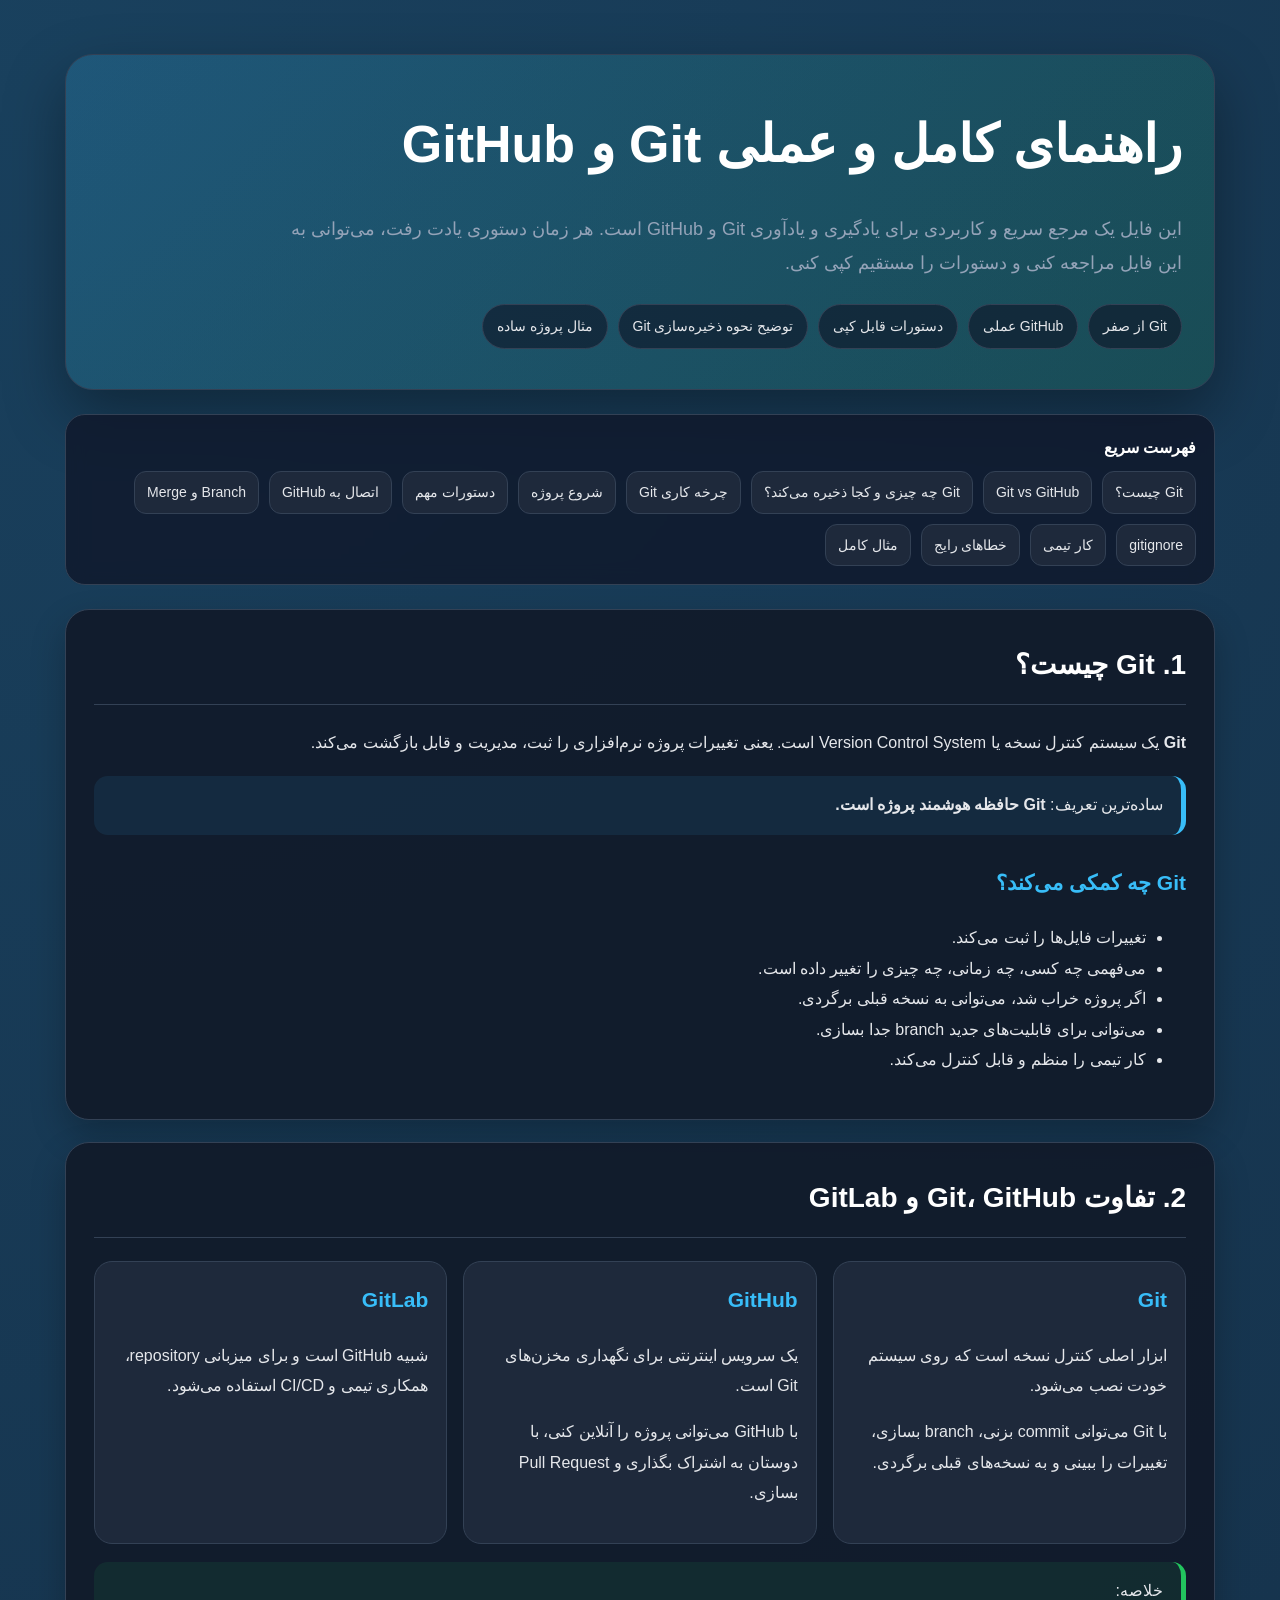
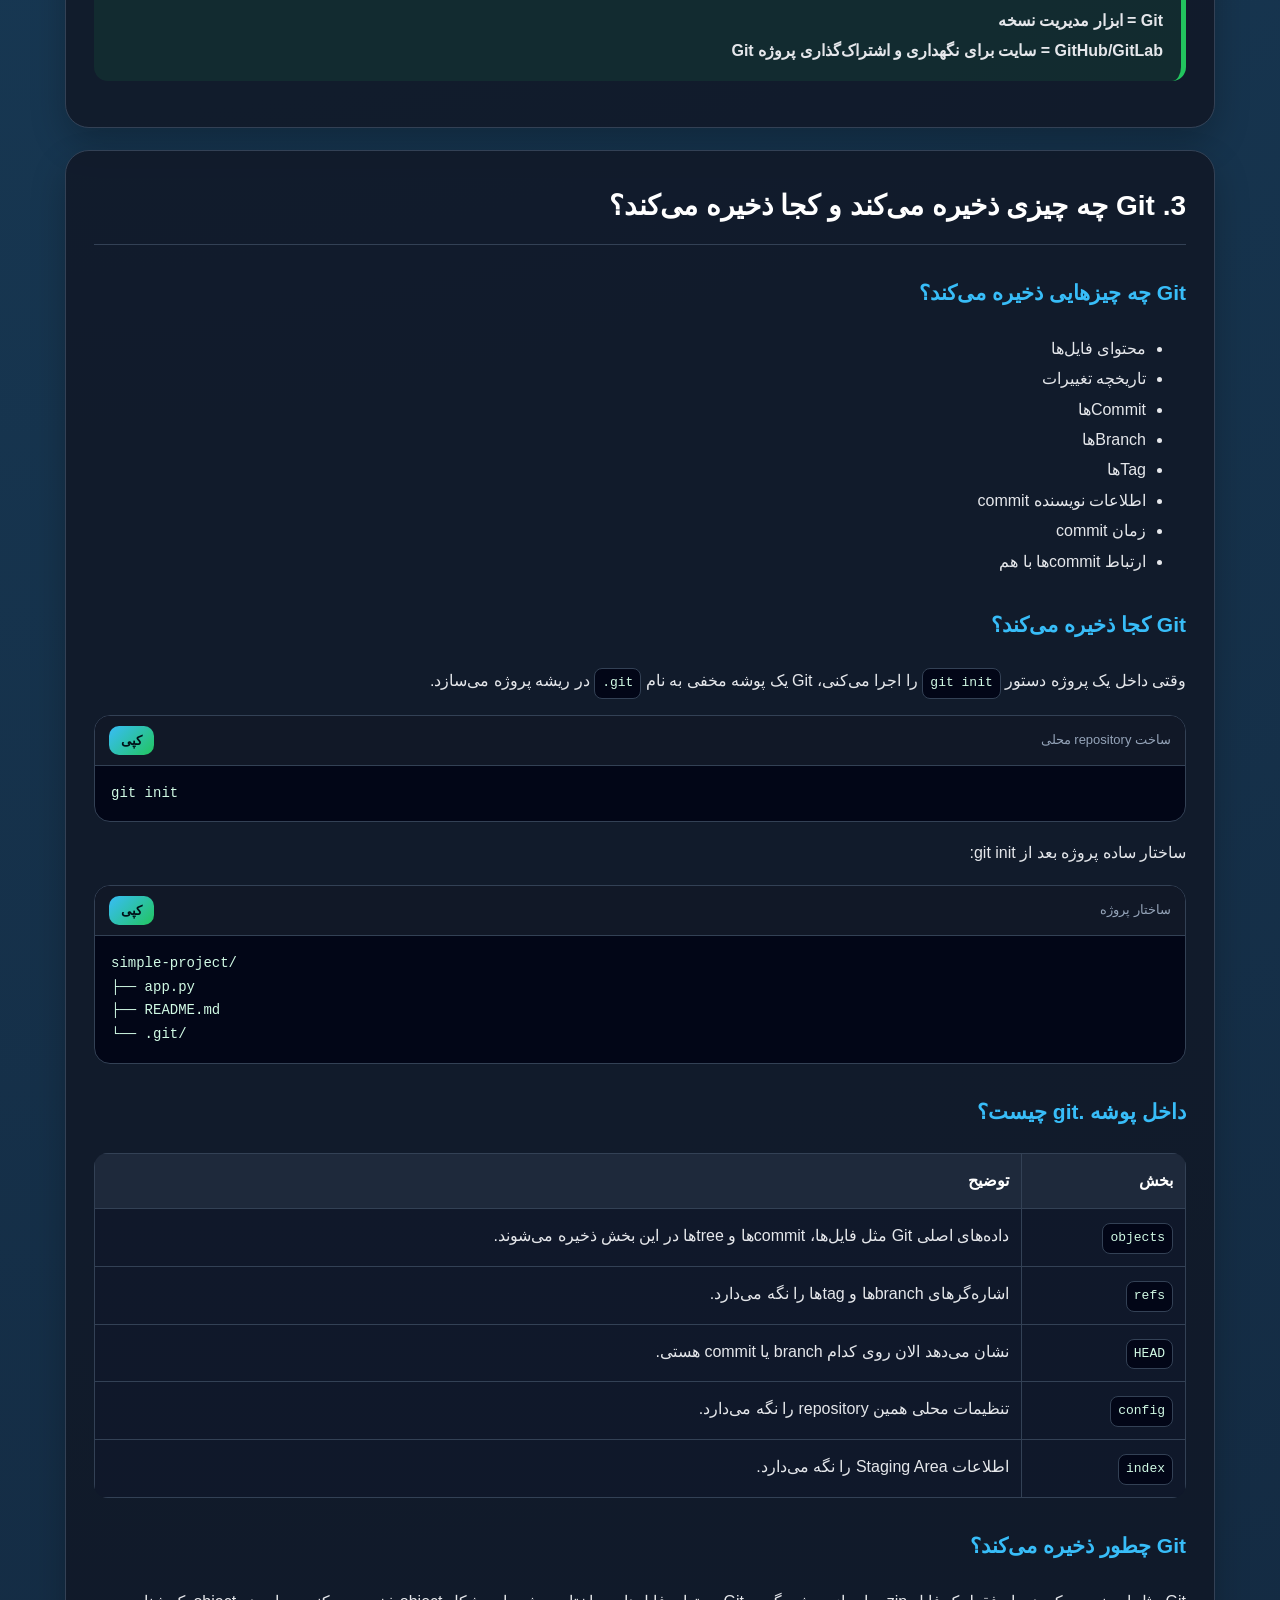
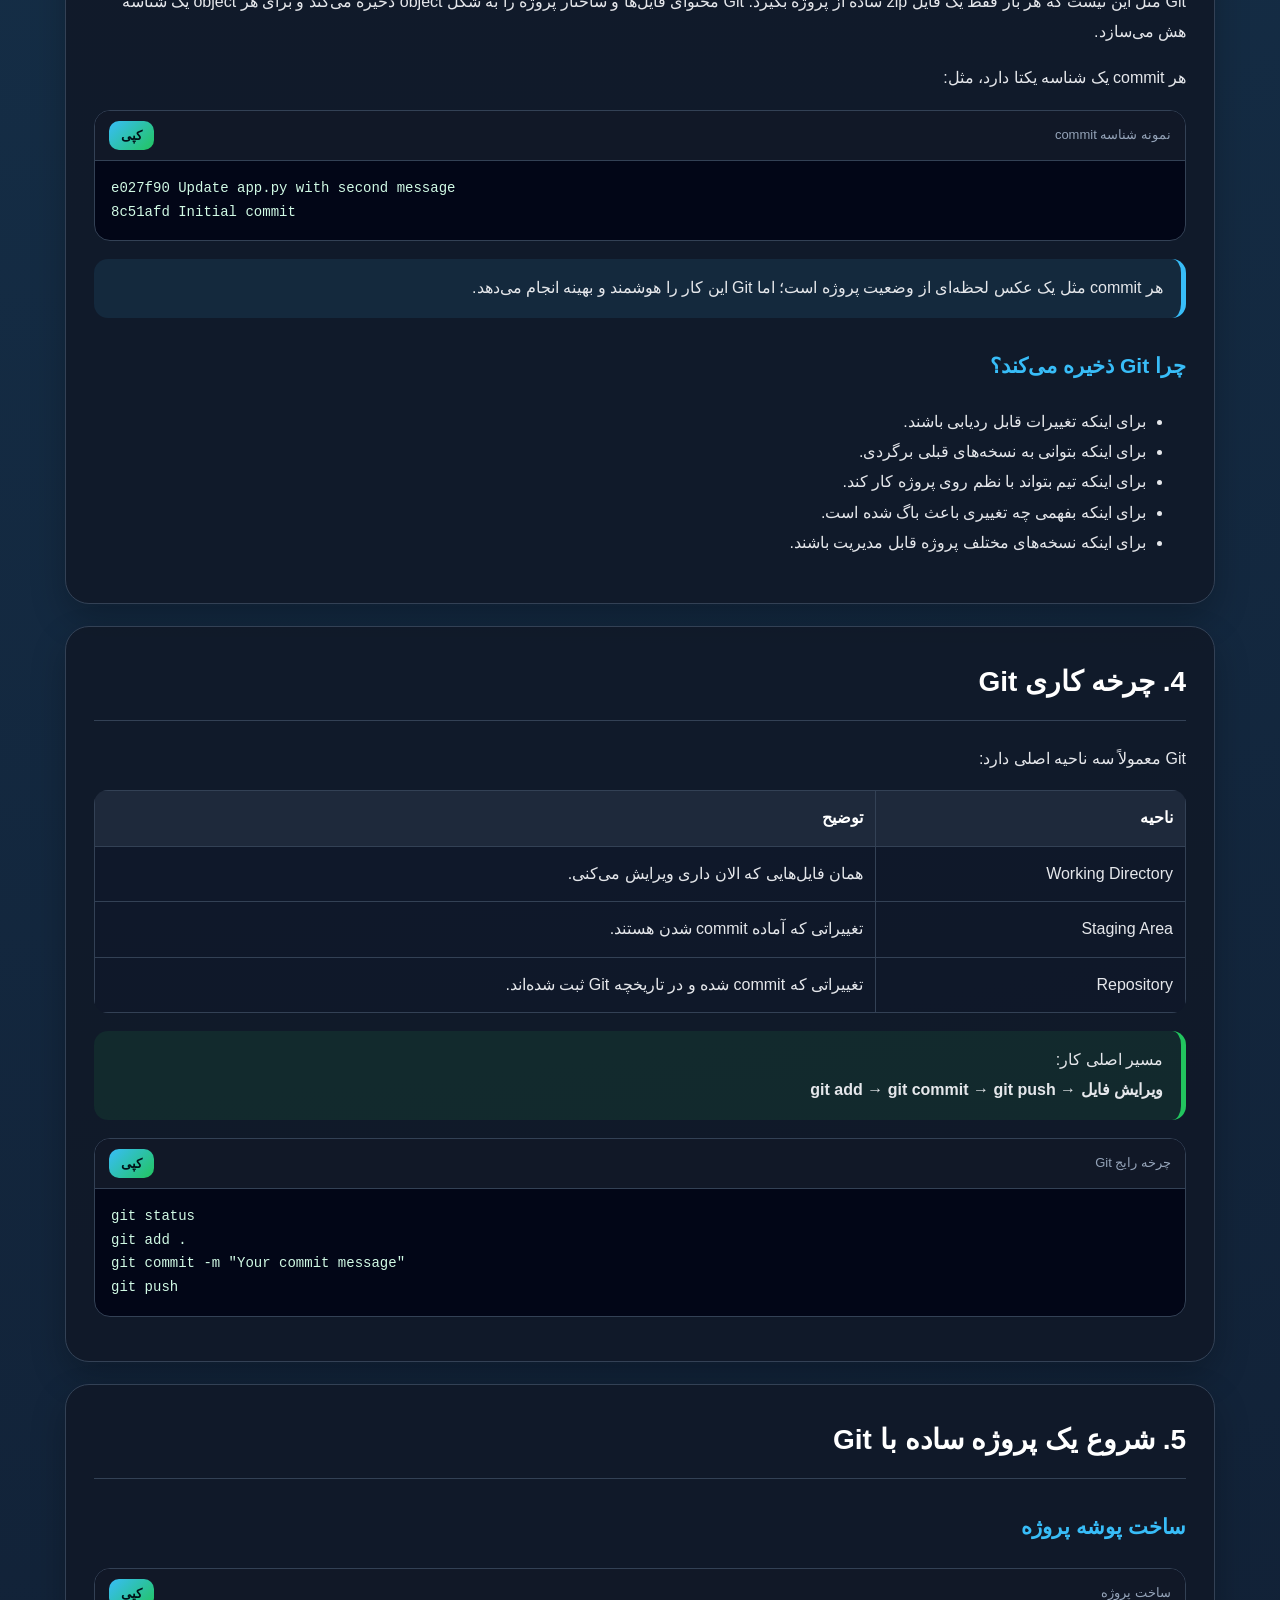
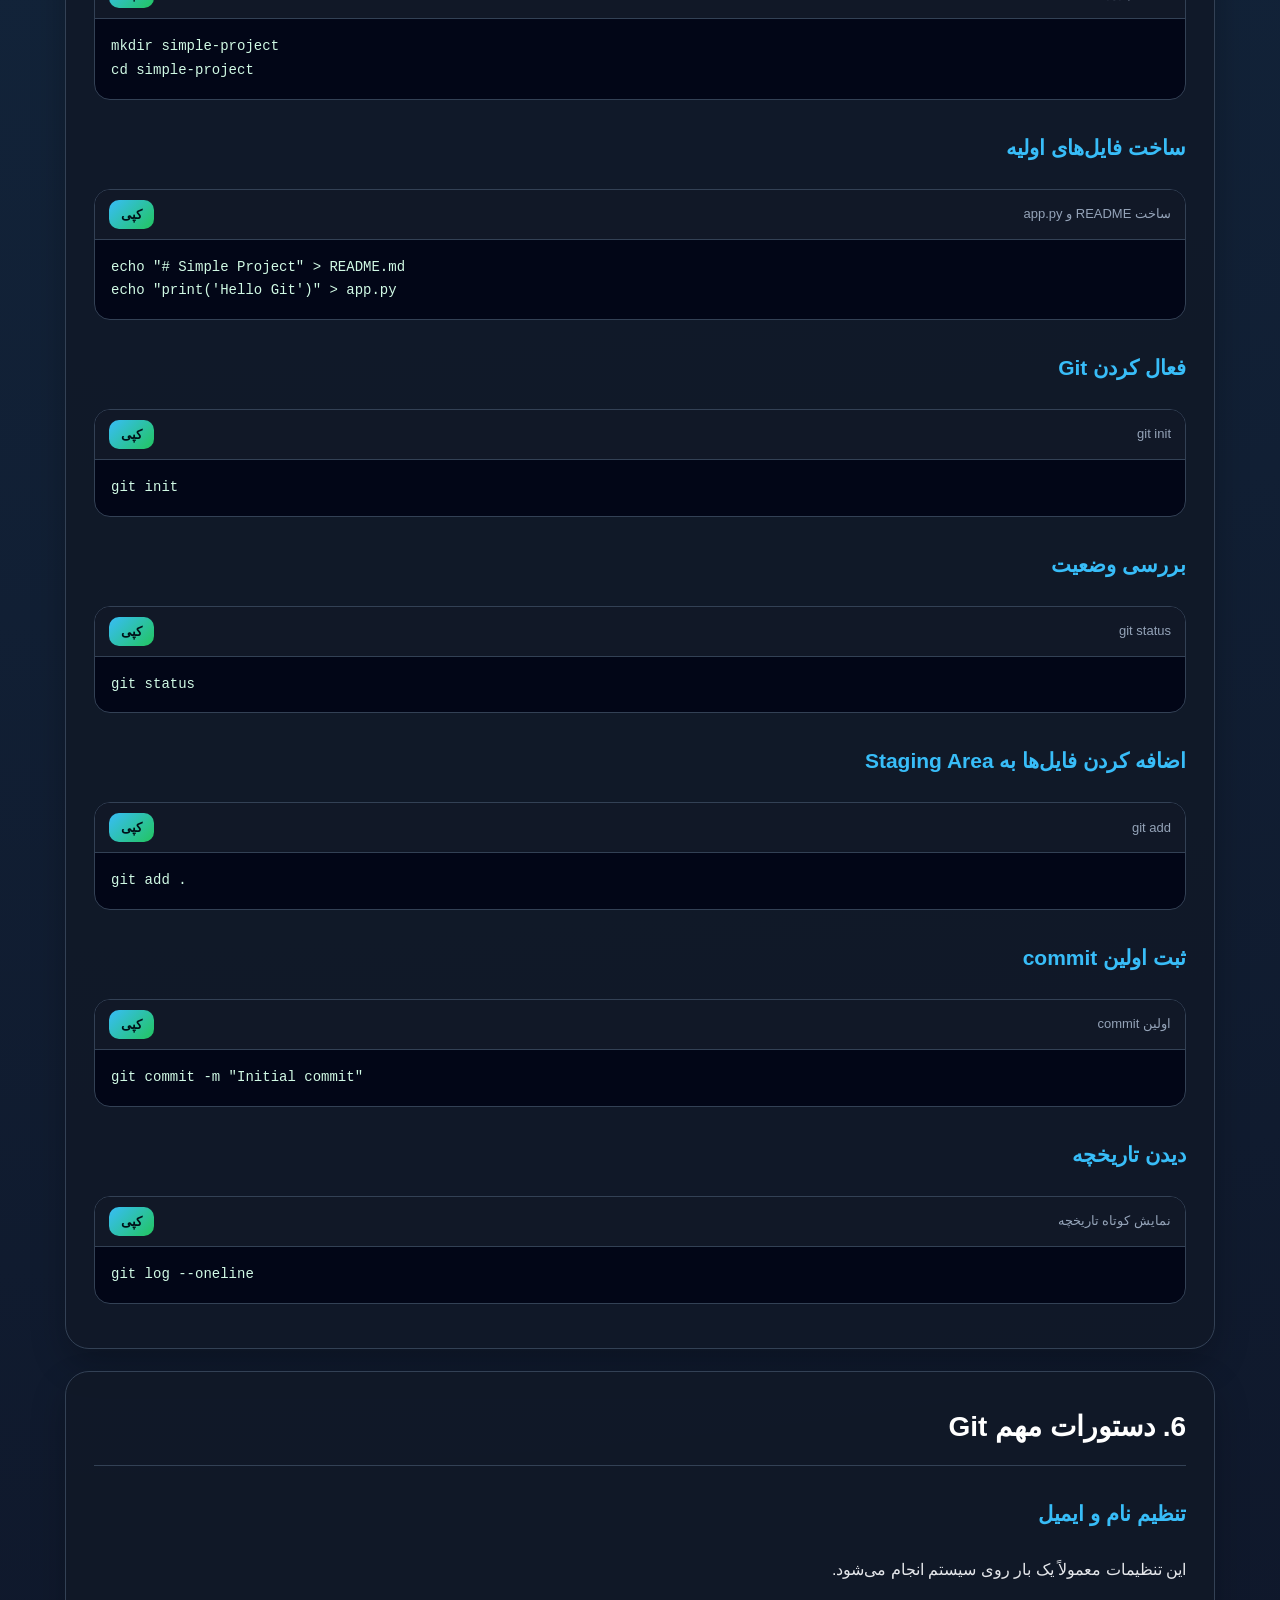
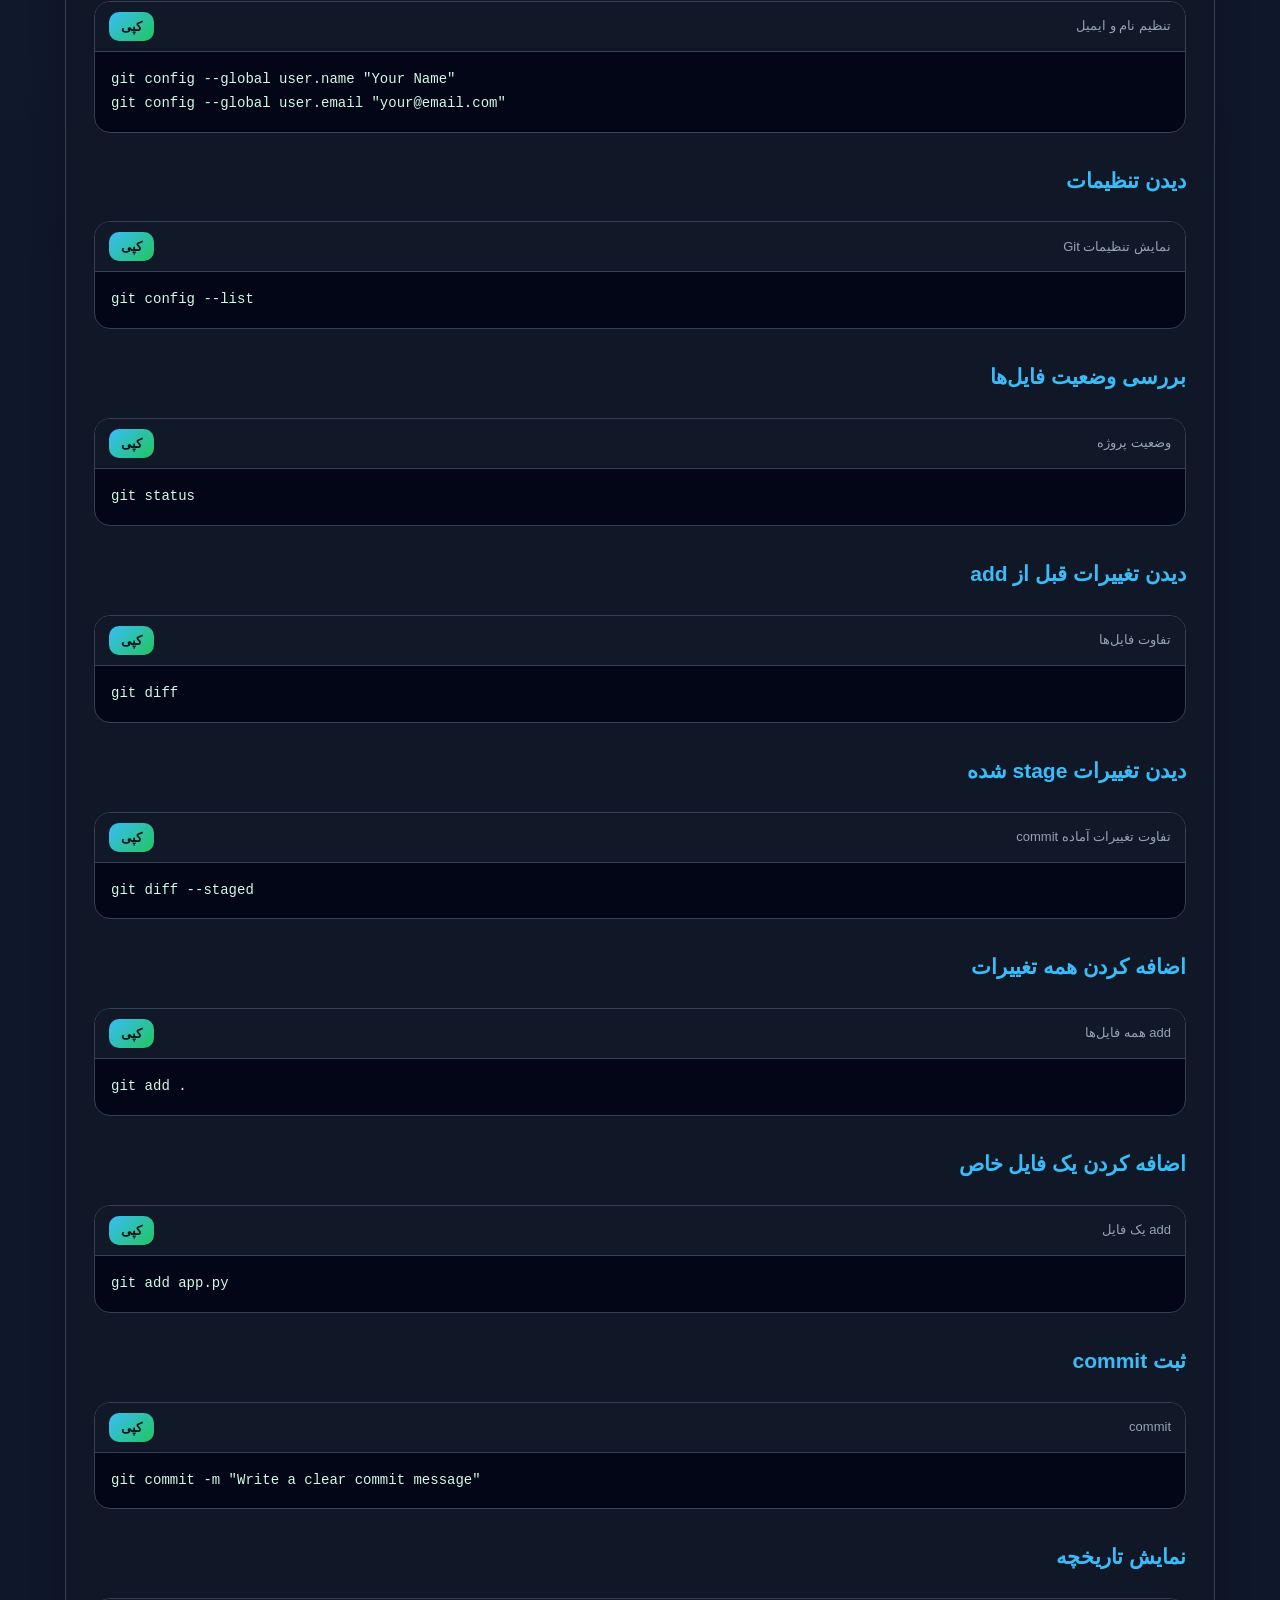
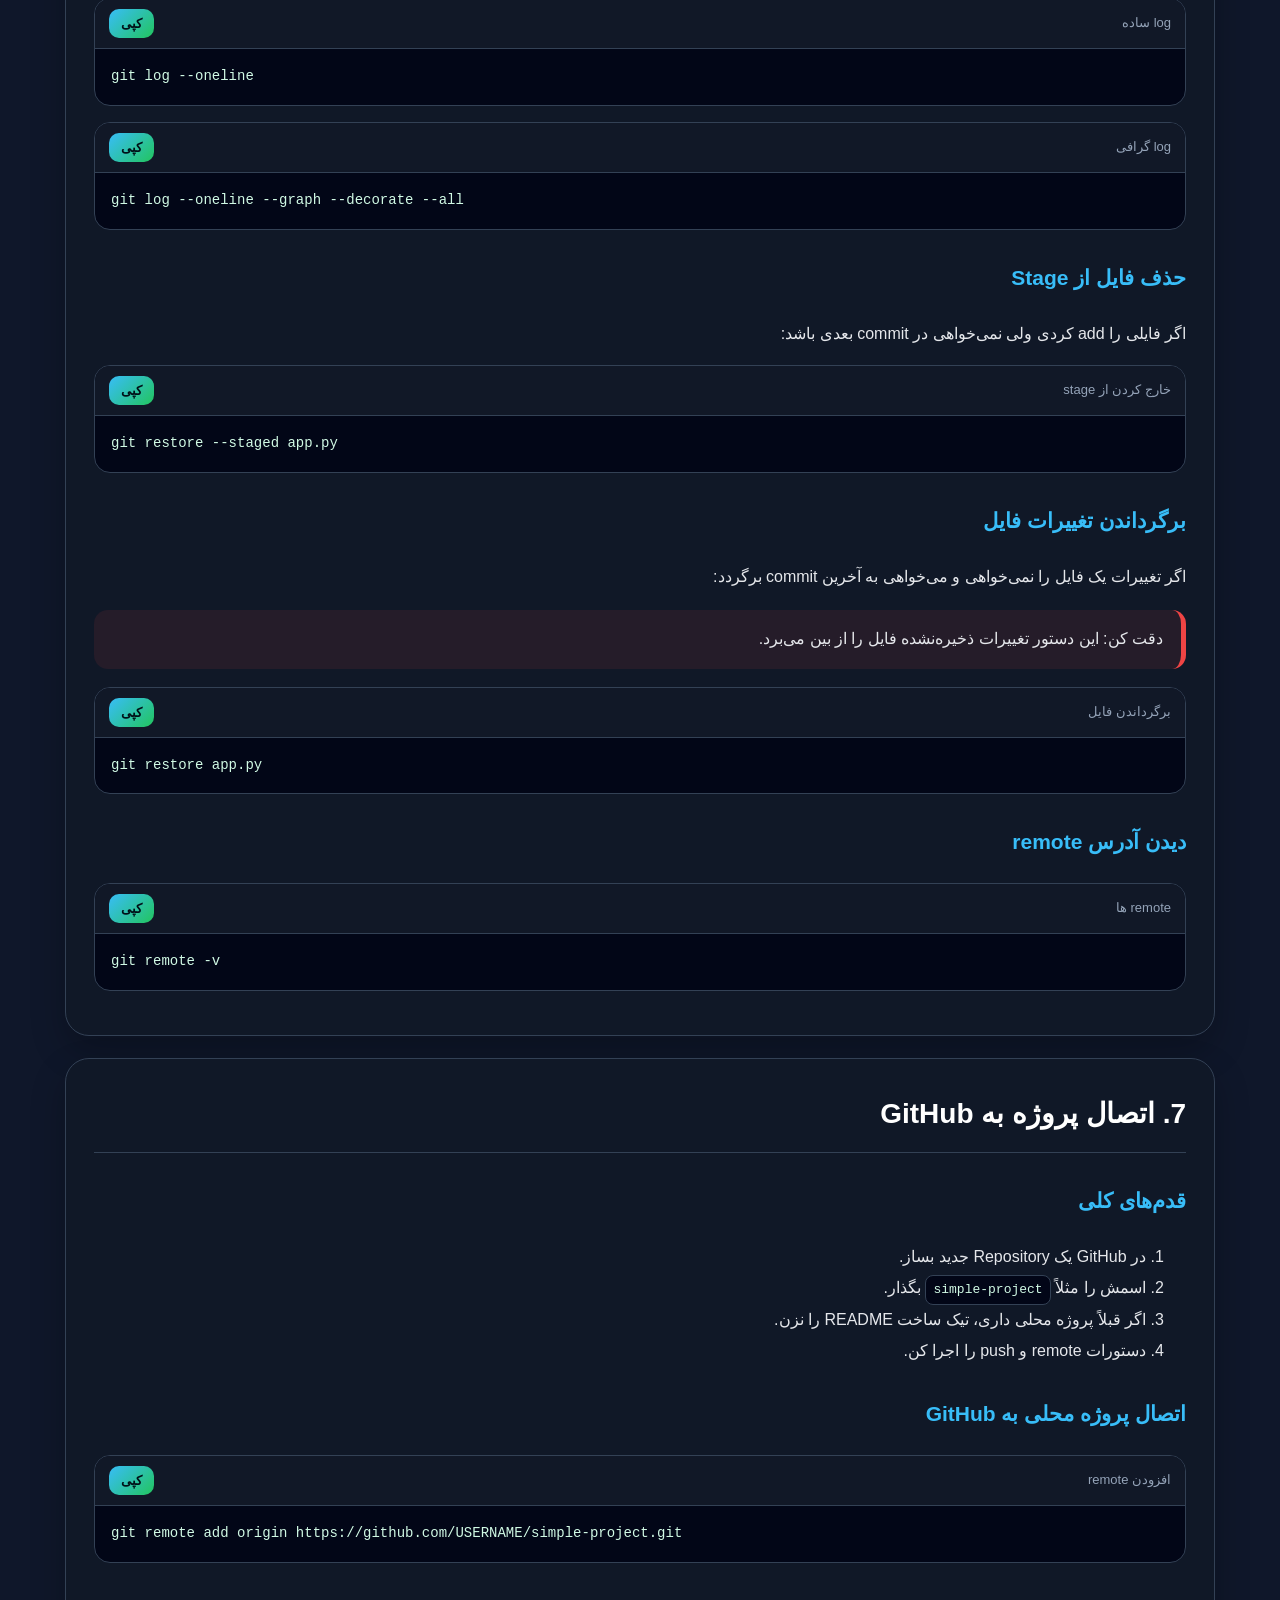
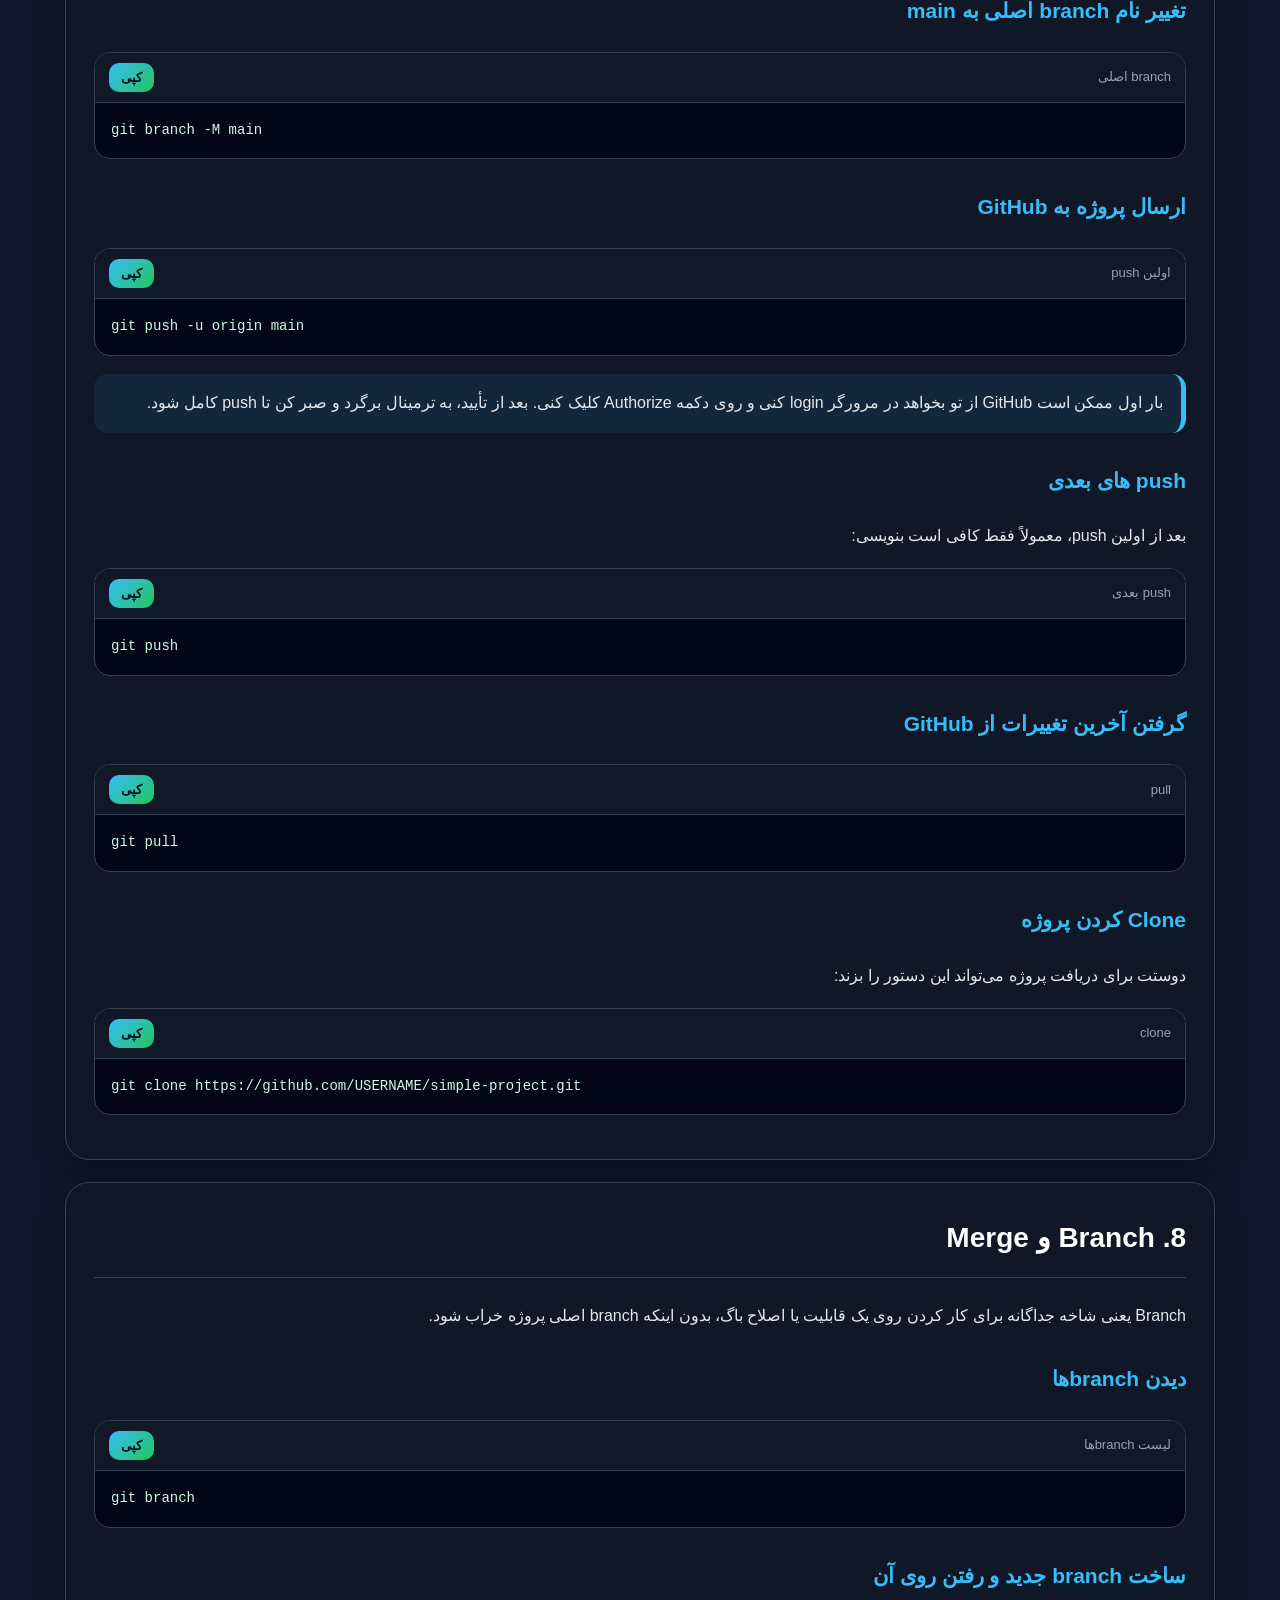
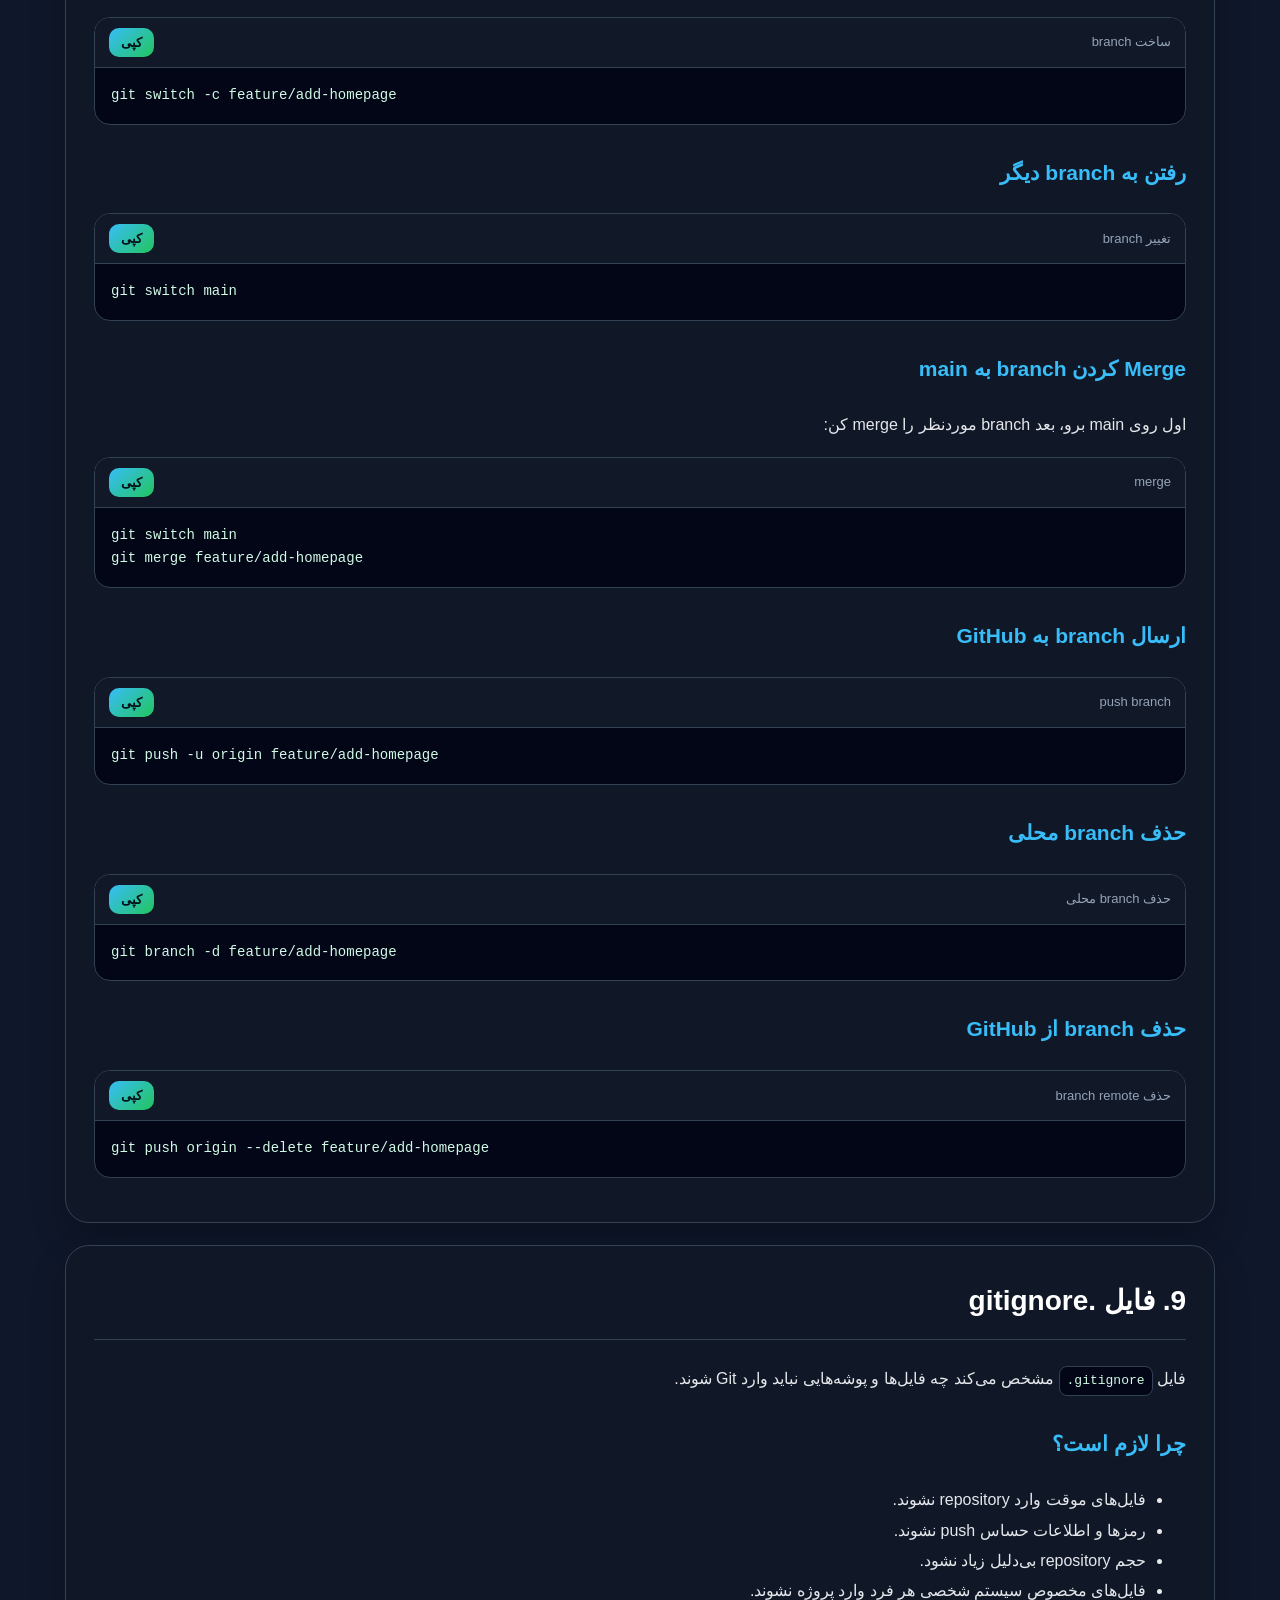
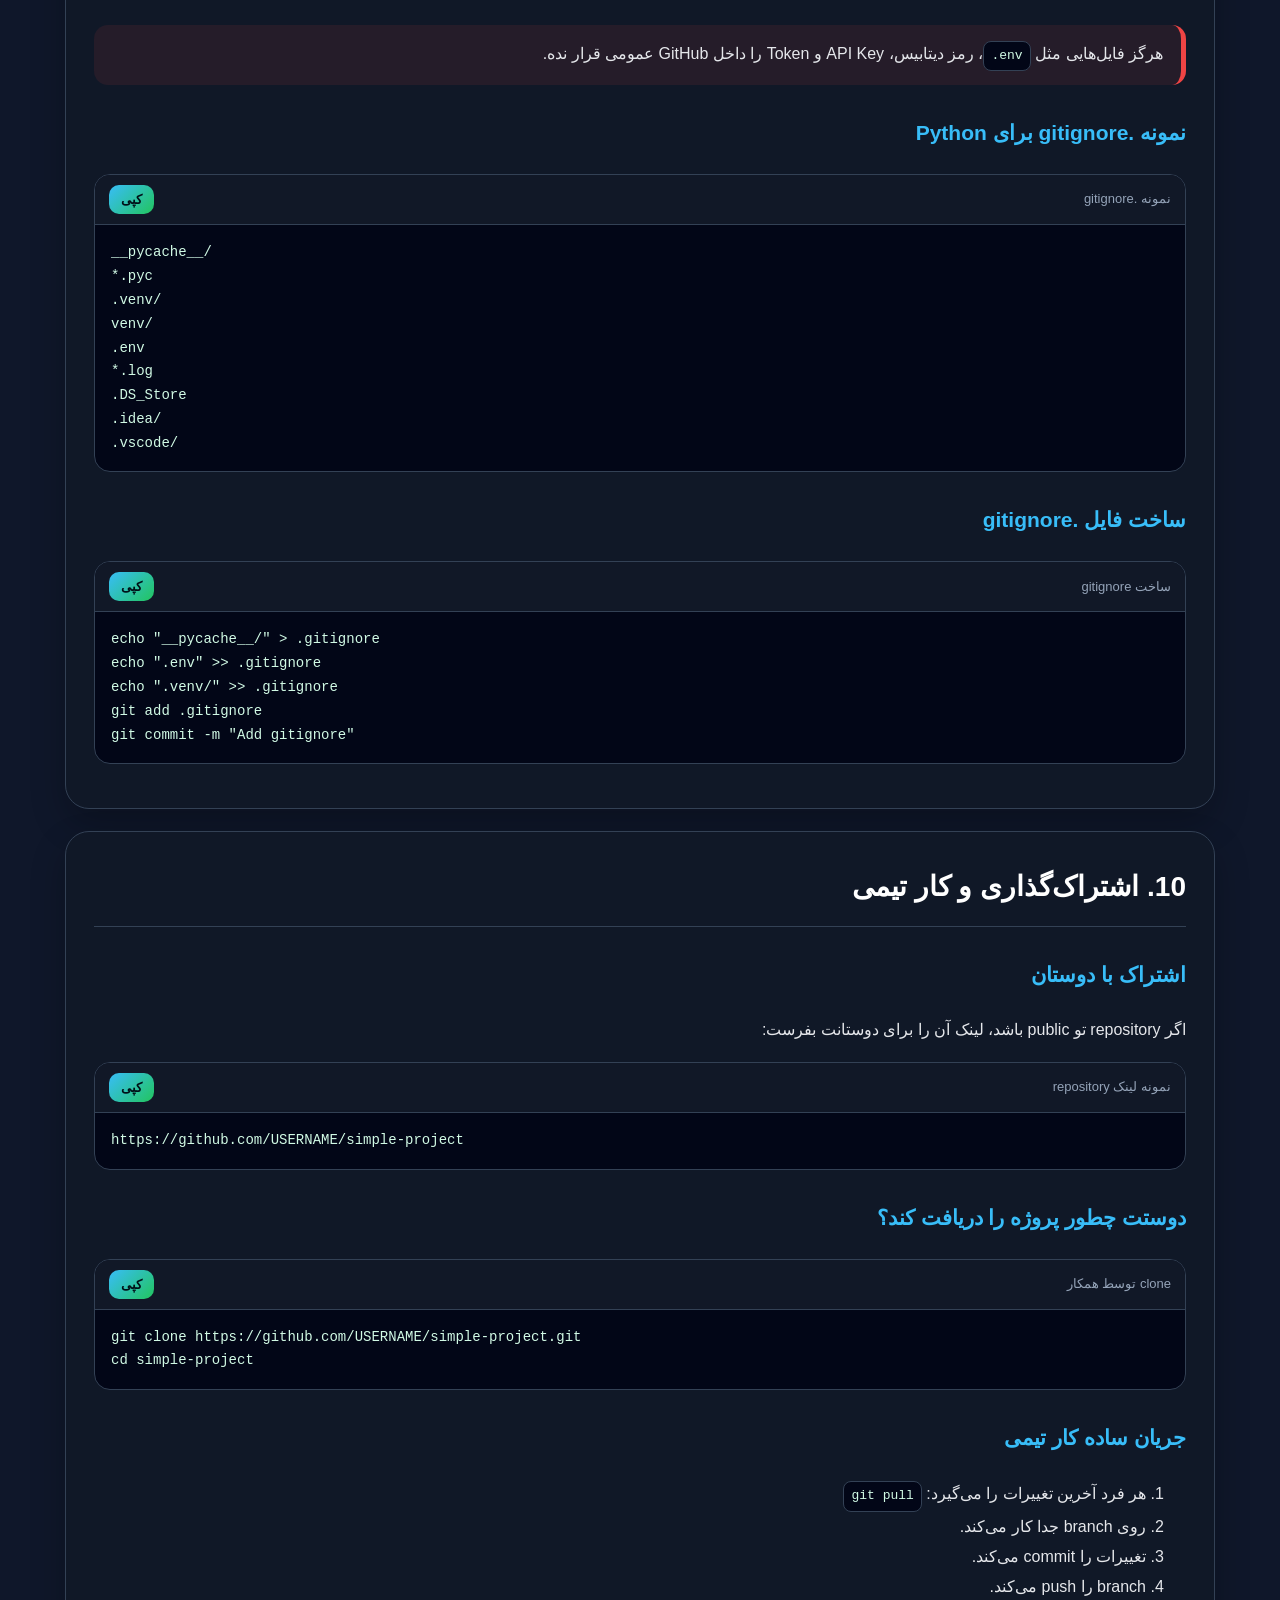
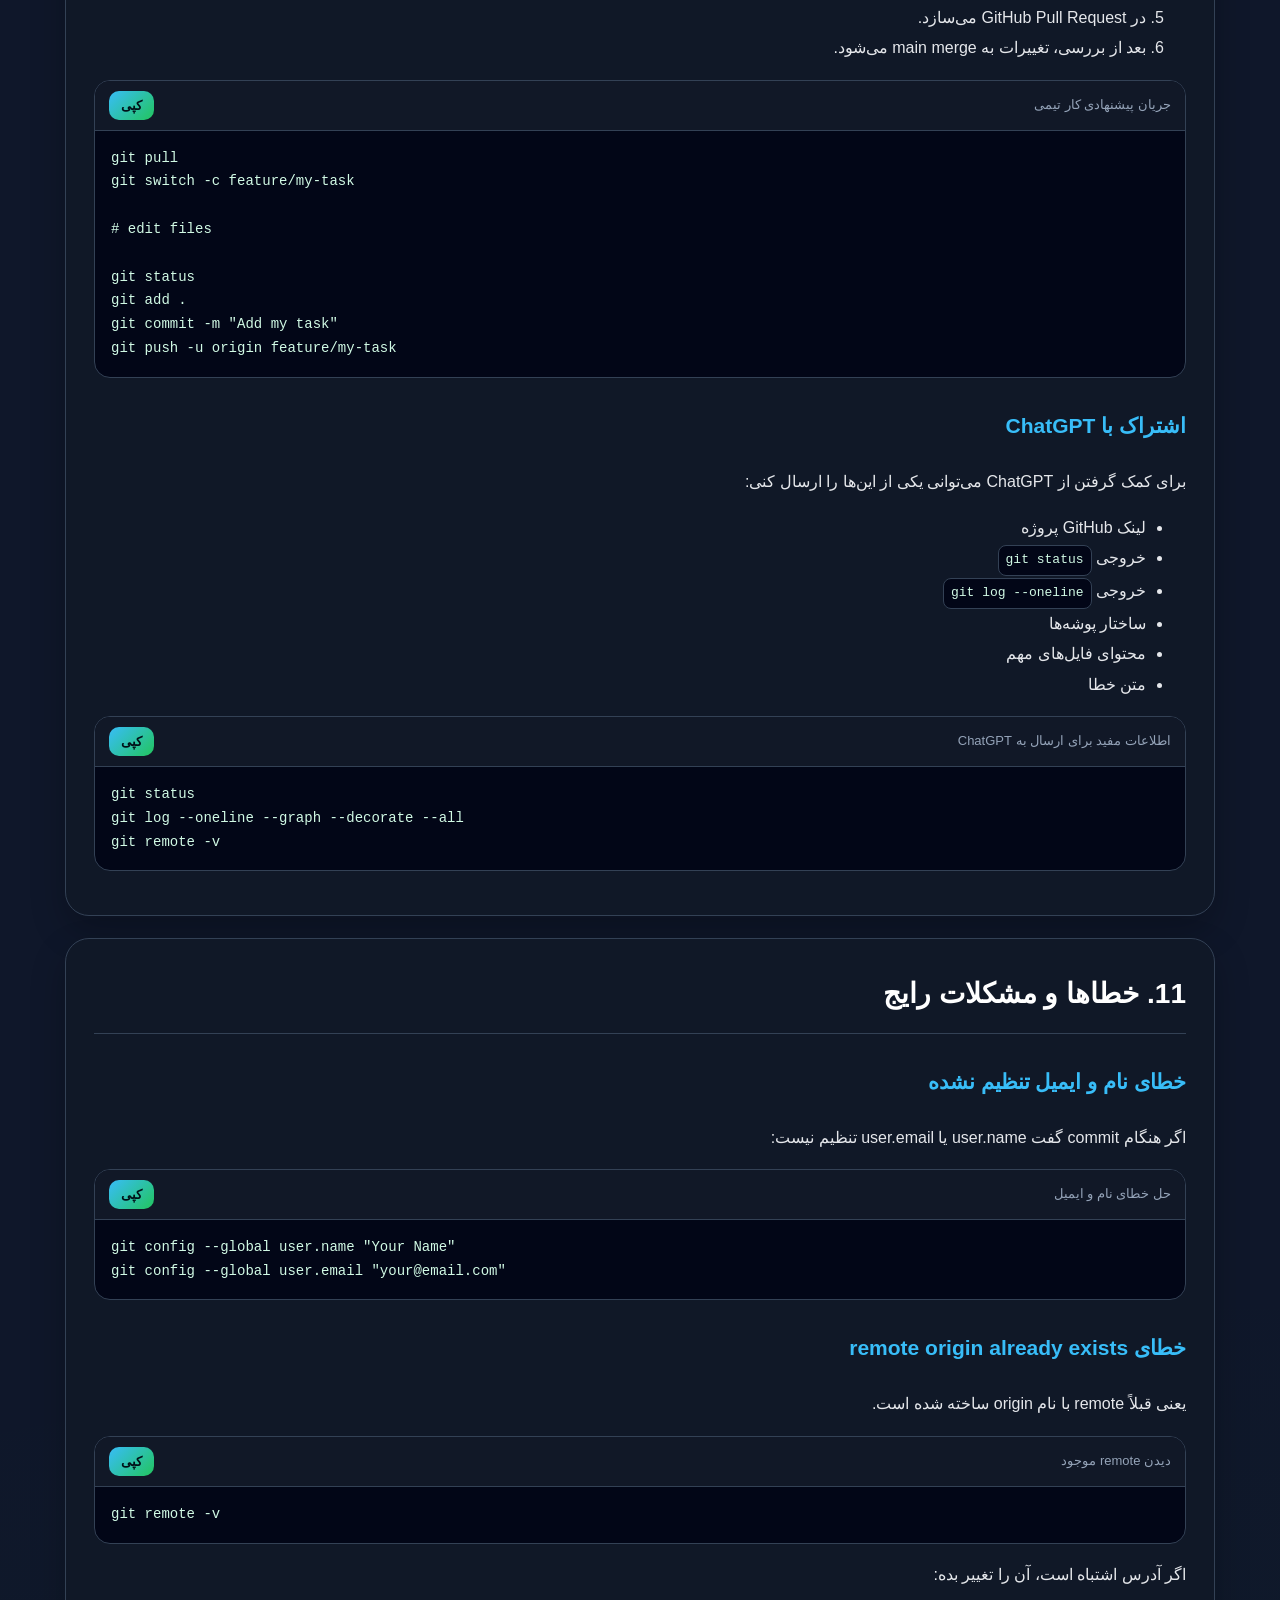
<file: git-github-guide.html>
<!DOCTYPE html>
<html lang="fa" dir="rtl">
<head>
  <meta charset="UTF-8" />
  <meta name="viewport" content="width=device-width, initial-scale=1.0"/>
  <title>راهنمای کامل Git و GitHub</title>

  <style>
    :root {
      --bg: #0f172a;
      --card: #111827;
      --card2: #1e293b;
      --text: #e5e7eb;
      --muted: #94a3b8;
      --accent: #38bdf8;
      --accent2: #22c55e;
      --warning: #f59e0b;
      --danger: #ef4444;
      --code: #020617;
      --border: #334155;
      --white: #ffffff;
    }

    * {
      box-sizing: border-box;
    }

    body {
      margin: 0;
      font-family: Tahoma, Vazirmatn, Arial, sans-serif;
      background:
        radial-gradient(circle at top left, rgba(56,189,248,0.25), transparent 30%),
        radial-gradient(circle at bottom right, rgba(34,197,94,0.18), transparent 30%),
        var(--bg);
      color: var(--text);
      line-height: 1.9;
    }

    a {
      color: var(--accent);
      text-decoration: none;
    }

    a:hover {
      text-decoration: underline;
    }

    .container {
      width: min(1150px, 94%);
      margin: auto;
      padding: 30px 0 80px;
    }

    header {
      background: linear-gradient(135deg, rgba(56,189,248,0.18), rgba(34,197,94,0.14));
      border: 1px solid var(--border);
      border-radius: 28px;
      padding: 40px 32px;
      margin-top: 24px;
      box-shadow: 0 25px 60px rgba(0,0,0,0.35);
    }

    header h1 {
      font-size: clamp(30px, 5vw, 52px);
      margin: 0 0 15px;
      color: var(--white);
    }

    header p {
      color: var(--muted);
      font-size: 18px;
      max-width: 900px;
    }

    .badge-row {
      display: flex;
      flex-wrap: wrap;
      gap: 10px;
      margin-top: 24px;
    }

    .badge {
      padding: 8px 14px;
      border-radius: 999px;
      background: rgba(15,23,42,0.65);
      border: 1px solid var(--border);
      color: var(--text);
      font-size: 14px;
    }

    nav {
      margin: 24px 0;
      padding: 18px;
      background: rgba(15,23,42,0.8);
      border: 1px solid var(--border);
      border-radius: 20px;
      position: sticky;
      top: 10px;
      z-index: 10;
      backdrop-filter: blur(10px);
    }

    nav strong {
      display: block;
      margin-bottom: 8px;
      color: var(--white);
    }

    nav .links {
      display: flex;
      flex-wrap: wrap;
      gap: 10px;
    }

    nav a {
      background: var(--card2);
      border: 1px solid var(--border);
      padding: 7px 12px;
      border-radius: 12px;
      color: var(--text);
      font-size: 14px;
    }

    section {
      background: rgba(17,24,39,0.88);
      border: 1px solid var(--border);
      border-radius: 24px;
      padding: 28px;
      margin: 22px 0;
      box-shadow: 0 15px 35px rgba(0,0,0,0.24);
    }

    h2 {
      color: var(--white);
      margin-top: 0;
      font-size: 28px;
      border-bottom: 1px solid var(--border);
      padding-bottom: 12px;
    }

    h3 {
      color: var(--accent);
      margin-top: 28px;
      font-size: 21px;
    }

    h4 {
      color: var(--accent2);
      margin-bottom: 8px;
    }

    p, li {
      color: var(--text);
    }

    .muted {
      color: var(--muted);
    }

    .grid {
      display: grid;
      grid-template-columns: repeat(3, 1fr);
      gap: 16px;
    }

    @media (max-width: 850px) {
      .grid {
        grid-template-columns: 1fr;
      }

      nav {
        position: static;
      }
    }

    .mini-card {
      background: var(--card2);
      border: 1px solid var(--border);
      border-radius: 18px;
      padding: 18px;
    }

    .mini-card h3 {
      margin-top: 0;
    }

    .note {
      border-right: 5px solid var(--accent);
      background: rgba(56,189,248,0.09);
      padding: 14px 18px;
      border-radius: 14px;
      margin: 18px 0;
    }

    .warning {
      border-right: 5px solid var(--warning);
      background: rgba(245,158,11,0.09);
      padding: 14px 18px;
      border-radius: 14px;
      margin: 18px 0;
    }

    .danger {
      border-right: 5px solid var(--danger);
      background: rgba(239,68,68,0.09);
      padding: 14px 18px;
      border-radius: 14px;
      margin: 18px 0;
    }

    .success {
      border-right: 5px solid var(--accent2);
      background: rgba(34,197,94,0.09);
      padding: 14px 18px;
      border-radius: 14px;
      margin: 18px 0;
    }

    .cmd {
      margin: 16px 0;
      border: 1px solid var(--border);
      border-radius: 16px;
      overflow: hidden;
      background: var(--code);
    }

    .cmd-header {
      display: flex;
      align-items: center;
      justify-content: space-between;
      gap: 12px;
      padding: 10px 14px;
      background: #111827;
      border-bottom: 1px solid var(--border);
    }

    .cmd-title {
      color: var(--muted);
      font-size: 13px;
    }

    button.copy-btn {
      border: 0;
      background: linear-gradient(135deg, var(--accent), var(--accent2));
      color: #001018;
      font-weight: bold;
      padding: 7px 12px;
      border-radius: 10px;
      cursor: pointer;
      font-size: 13px;
    }

    button.copy-btn:hover {
      filter: brightness(1.08);
    }

    pre {
      margin: 0;
      padding: 16px;
      direction: ltr;
      text-align: left;
      overflow-x: auto;
      color: #d1fae5;
      font-size: 14px;
      line-height: 1.7;
    }

    code {
      font-family: Consolas, Monaco, "Courier New", monospace;
    }

    table {
      width: 100%;
      border-collapse: collapse;
      margin: 16px 0;
      overflow: hidden;
      border-radius: 14px;
    }

    th, td {
      border: 1px solid var(--border);
      padding: 12px;
      text-align: right;
      vertical-align: top;
    }

    th {
      background: var(--card2);
      color: var(--white);
    }

    td {
      background: rgba(15,23,42,0.55);
    }

    .footer {
      text-align: center;
      color: var(--muted);
      margin-top: 40px;
      padding: 20px;
    }

    .kbd {
      display: inline-block;
      direction: ltr;
      background: var(--code);
      border: 1px solid var(--border);
      padding: 2px 7px;
      border-radius: 8px;
      color: #d1fae5;
      font-family: Consolas, monospace;
      font-size: 13px;
    }
  </style>
</head>

<body>
  <div class="container">
    <header>
      <h1>راهنمای کامل و عملی Git و GitHub</h1>
      <p>
        این فایل یک مرجع سریع و کاربردی برای یادگیری و یادآوری Git و GitHub است.
        هر زمان دستوری یادت رفت، می‌توانی به این فایل مراجعه کنی و دستورات را مستقیم کپی کنی.
      </p>

      <div class="badge-row">
        <span class="badge">Git از صفر</span>
        <span class="badge">GitHub عملی</span>
        <span class="badge">دستورات قابل کپی</span>
        <span class="badge">توضیح نحوه ذخیره‌سازی Git</span>
        <span class="badge">مثال پروژه ساده</span>
      </div>
    </header>

    <nav>
      <strong>فهرست سریع</strong>
      <div class="links">
        <a href="#intro">Git چیست؟</a>
        <a href="#difference">Git vs GitHub</a>
        <a href="#storage">Git چه چیزی و کجا ذخیره می‌کند؟</a>
        <a href="#workflow">چرخه کاری Git</a>
        <a href="#start">شروع پروژه</a>
        <a href="#commands">دستورات مهم</a>
        <a href="#github">اتصال به GitHub</a>
        <a href="#branches">Branch و Merge</a>
        <a href="#ignore">gitignore</a>
        <a href="#team">کار تیمی</a>
        <a href="#problems">خطاهای رایج</a>
        <a href="#example">مثال کامل</a>
      </div>
    </nav>

    <section id="intro">
      <h2>1. Git چیست؟</h2>
      <p>
        <strong>Git</strong> یک سیستم کنترل نسخه یا Version Control System است.
        یعنی تغییرات پروژه نرم‌افزاری را ثبت، مدیریت و قابل بازگشت می‌کند.
      </p>

      <div class="note">
        ساده‌ترین تعریف:
        <strong>Git حافظه هوشمند پروژه است.</strong>
      </div>

      <h3>Git چه کمکی می‌کند؟</h3>
      <ul>
        <li>تغییرات فایل‌ها را ثبت می‌کند.</li>
        <li>می‌فهمی چه کسی، چه زمانی، چه چیزی را تغییر داده است.</li>
        <li>اگر پروژه خراب شد، می‌توانی به نسخه قبلی برگردی.</li>
        <li>می‌توانی برای قابلیت‌های جدید branch جدا بسازی.</li>
        <li>کار تیمی را منظم و قابل کنترل می‌کند.</li>
      </ul>
    </section>

    <section id="difference">
      <h2>2. تفاوت Git، GitHub و GitLab</h2>

      <div class="grid">
        <div class="mini-card">
          <h3>Git</h3>
          <p>
            ابزار اصلی کنترل نسخه است که روی سیستم خودت نصب می‌شود.
          </p>
          <p>
            با Git می‌توانی commit بزنی، branch بسازی، تغییرات را ببینی و به نسخه‌های قبلی برگردی.
          </p>
        </div>

        <div class="mini-card">
          <h3>GitHub</h3>
          <p>
            یک سرویس اینترنتی برای نگهداری مخزن‌های Git است.
          </p>
          <p>
            با GitHub می‌توانی پروژه را آنلاین کنی، با دوستان به اشتراک بگذاری و Pull Request بسازی.
          </p>
        </div>

        <div class="mini-card">
          <h3>GitLab</h3>
          <p>
            شبیه GitHub است و برای میزبانی repository، همکاری تیمی و CI/CD استفاده می‌شود.
          </p>
        </div>
      </div>

      <div class="success">
        خلاصه:
        <br>
        <strong>Git = ابزار مدیریت نسخه</strong>
        <br>
        <strong>GitHub/GitLab = سایت برای نگهداری و اشتراک‌گذاری پروژه Git</strong>
      </div>
    </section>

    <section id="storage">
      <h2>3. Git چه چیزی ذخیره می‌کند و کجا ذخیره می‌کند؟</h2>

      <h3>Git چه چیزهایی ذخیره می‌کند؟</h3>
      <ul>
        <li>محتوای فایل‌ها</li>
        <li>تاریخچه تغییرات</li>
        <li>Commitها</li>
        <li>Branchها</li>
        <li>Tagها</li>
        <li>اطلاعات نویسنده commit</li>
        <li>زمان commit</li>
        <li>ارتباط commitها با هم</li>
      </ul>

      <h3>Git کجا ذخیره می‌کند؟</h3>
      <p>
        وقتی داخل یک پروژه دستور <span class="kbd">git init</span> را اجرا می‌کنی،
        Git یک پوشه مخفی به نام <span class="kbd">.git</span> در ریشه پروژه می‌سازد.
      </p>

      <div class="cmd">
        <div class="cmd-header">
          <span class="cmd-title">ساخت repository محلی</span>
          <button class="copy-btn">کپی</button>
        </div>
        <pre><code>git init</code></pre>
      </div>

      <p>ساختار ساده پروژه بعد از git init:</p>

      <div class="cmd">
        <div class="cmd-header">
          <span class="cmd-title">ساختار پروژه</span>
          <button class="copy-btn">کپی</button>
        </div>
        <pre><code>simple-project/
├── app.py
├── README.md
└── .git/</code></pre>
      </div>

      <h3>داخل پوشه .git چیست؟</h3>
      <table>
        <tr>
          <th>بخش</th>
          <th>توضیح</th>
        </tr>
        <tr>
          <td><span class="kbd">objects</span></td>
          <td>داده‌های اصلی Git مثل فایل‌ها، commitها و treeها در این بخش ذخیره می‌شوند.</td>
        </tr>
        <tr>
          <td><span class="kbd">refs</span></td>
          <td>اشاره‌گرهای branchها و tagها را نگه می‌دارد.</td>
        </tr>
        <tr>
          <td><span class="kbd">HEAD</span></td>
          <td>نشان می‌دهد الان روی کدام branch یا commit هستی.</td>
        </tr>
        <tr>
          <td><span class="kbd">config</span></td>
          <td>تنظیمات محلی همین repository را نگه می‌دارد.</td>
        </tr>
        <tr>
          <td><span class="kbd">index</span></td>
          <td>اطلاعات Staging Area را نگه می‌دارد.</td>
        </tr>
      </table>

      <h3>Git چطور ذخیره می‌کند؟</h3>
      <p>
        Git مثل این نیست که هر بار فقط یک فایل zip ساده از پروژه بگیرد.
        Git محتوای فایل‌ها و ساختار پروژه را به شکل object ذخیره می‌کند و برای هر object یک شناسه هش می‌سازد.
      </p>

      <p>
        هر commit یک شناسه یکتا دارد، مثل:
      </p>

      <div class="cmd">
        <div class="cmd-header">
          <span class="cmd-title">نمونه شناسه commit</span>
          <button class="copy-btn">کپی</button>
        </div>
        <pre><code>e027f90 Update app.py with second message
8c51afd Initial commit</code></pre>
      </div>

      <div class="note">
        هر commit مثل یک عکس لحظه‌ای از وضعیت پروژه است؛ اما Git این کار را هوشمند و بهینه انجام می‌دهد.
      </div>

      <h3>چرا Git ذخیره می‌کند؟</h3>
      <ul>
        <li>برای اینکه تغییرات قابل ردیابی باشند.</li>
        <li>برای اینکه بتوانی به نسخه‌های قبلی برگردی.</li>
        <li>برای اینکه تیم بتواند با نظم روی پروژه کار کند.</li>
        <li>برای اینکه بفهمی چه تغییری باعث باگ شده است.</li>
        <li>برای اینکه نسخه‌های مختلف پروژه قابل مدیریت باشند.</li>
      </ul>
    </section>

    <section id="workflow">
      <h2>4. چرخه کاری Git</h2>

      <p>Git معمولاً سه ناحیه اصلی دارد:</p>

      <table>
        <tr>
          <th>ناحیه</th>
          <th>توضیح</th>
        </tr>
        <tr>
          <td>Working Directory</td>
          <td>همان فایل‌هایی که الان داری ویرایش می‌کنی.</td>
        </tr>
        <tr>
          <td>Staging Area</td>
          <td>تغییراتی که آماده commit شدن هستند.</td>
        </tr>
        <tr>
          <td>Repository</td>
          <td>تغییراتی که commit شده و در تاریخچه Git ثبت شده‌اند.</td>
        </tr>
      </table>

      <div class="success">
        مسیر اصلی کار:
        <br>
        <strong>ویرایش فایل → git add → git commit → git push</strong>
      </div>

      <div class="cmd">
        <div class="cmd-header">
          <span class="cmd-title">چرخه رایج Git</span>
          <button class="copy-btn">کپی</button>
        </div>
        <pre><code>git status
git add .
git commit -m "Your commit message"
git push</code></pre>
      </div>
    </section>

    <section id="start">
      <h2>5. شروع یک پروژه ساده با Git</h2>

      <h3>ساخت پوشه پروژه</h3>
      <div class="cmd">
        <div class="cmd-header">
          <span class="cmd-title">ساخت پروژه</span>
          <button class="copy-btn">کپی</button>
        </div>
        <pre><code>mkdir simple-project
cd simple-project</code></pre>
      </div>

      <h3>ساخت فایل‌های اولیه</h3>
      <div class="cmd">
        <div class="cmd-header">
          <span class="cmd-title">ساخت README و app.py</span>
          <button class="copy-btn">کپی</button>
        </div>
        <pre><code>echo "# Simple Project" > README.md
echo "print('Hello Git')" > app.py</code></pre>
      </div>

      <h3>فعال کردن Git</h3>
      <div class="cmd">
        <div class="cmd-header">
          <span class="cmd-title">git init</span>
          <button class="copy-btn">کپی</button>
        </div>
        <pre><code>git init</code></pre>
      </div>

      <h3>بررسی وضعیت</h3>
      <div class="cmd">
        <div class="cmd-header">
          <span class="cmd-title">git status</span>
          <button class="copy-btn">کپی</button>
        </div>
        <pre><code>git status</code></pre>
      </div>

      <h3>اضافه کردن فایل‌ها به Staging Area</h3>
      <div class="cmd">
        <div class="cmd-header">
          <span class="cmd-title">git add</span>
          <button class="copy-btn">کپی</button>
        </div>
        <pre><code>git add .</code></pre>
      </div>

      <h3>ثبت اولین commit</h3>
      <div class="cmd">
        <div class="cmd-header">
          <span class="cmd-title">اولین commit</span>
          <button class="copy-btn">کپی</button>
        </div>
        <pre><code>git commit -m "Initial commit"</code></pre>
      </div>

      <h3>دیدن تاریخچه</h3>
      <div class="cmd">
        <div class="cmd-header">
          <span class="cmd-title">نمایش کوتاه تاریخچه</span>
          <button class="copy-btn">کپی</button>
        </div>
        <pre><code>git log --oneline</code></pre>
      </div>
    </section>

    <section id="commands">
      <h2>6. دستورات مهم Git</h2>

      <h3>تنظیم نام و ایمیل</h3>
      <p>این تنظیمات معمولاً یک بار روی سیستم انجام می‌شود.</p>

      <div class="cmd">
        <div class="cmd-header">
          <span class="cmd-title">تنظیم نام و ایمیل</span>
          <button class="copy-btn">کپی</button>
        </div>
        <pre><code>git config --global user.name "Your Name"
git config --global user.email "your@email.com"</code></pre>
      </div>

      <h3>دیدن تنظیمات</h3>
      <div class="cmd">
        <div class="cmd-header">
          <span class="cmd-title">نمایش تنظیمات Git</span>
          <button class="copy-btn">کپی</button>
        </div>
        <pre><code>git config --list</code></pre>
      </div>

      <h3>بررسی وضعیت فایل‌ها</h3>
      <div class="cmd">
        <div class="cmd-header">
          <span class="cmd-title">وضعیت پروژه</span>
          <button class="copy-btn">کپی</button>
        </div>
        <pre><code>git status</code></pre>
      </div>

      <h3>دیدن تغییرات قبل از add</h3>
      <div class="cmd">
        <div class="cmd-header">
          <span class="cmd-title">تفاوت فایل‌ها</span>
          <button class="copy-btn">کپی</button>
        </div>
        <pre><code>git diff</code></pre>
      </div>

      <h3>دیدن تغییرات stage شده</h3>
      <div class="cmd">
        <div class="cmd-header">
          <span class="cmd-title">تفاوت تغییرات آماده commit</span>
          <button class="copy-btn">کپی</button>
        </div>
        <pre><code>git diff --staged</code></pre>
      </div>

      <h3>اضافه کردن همه تغییرات</h3>
      <div class="cmd">
        <div class="cmd-header">
          <span class="cmd-title">add همه فایل‌ها</span>
          <button class="copy-btn">کپی</button>
        </div>
        <pre><code>git add .</code></pre>
      </div>

      <h3>اضافه کردن یک فایل خاص</h3>
      <div class="cmd">
        <div class="cmd-header">
          <span class="cmd-title">add یک فایل</span>
          <button class="copy-btn">کپی</button>
        </div>
        <pre><code>git add app.py</code></pre>
      </div>

      <h3>ثبت commit</h3>
      <div class="cmd">
        <div class="cmd-header">
          <span class="cmd-title">commit</span>
          <button class="copy-btn">کپی</button>
        </div>
        <pre><code>git commit -m "Write a clear commit message"</code></pre>
      </div>

      <h3>نمایش تاریخچه</h3>
      <div class="cmd">
        <div class="cmd-header">
          <span class="cmd-title">log ساده</span>
          <button class="copy-btn">کپی</button>
        </div>
        <pre><code>git log --oneline</code></pre>
      </div>

      <div class="cmd">
        <div class="cmd-header">
          <span class="cmd-title">log گرافی</span>
          <button class="copy-btn">کپی</button>
        </div>
        <pre><code>git log --oneline --graph --decorate --all</code></pre>
      </div>

      <h3>حذف فایل از Stage</h3>
      <p>اگر فایلی را add کردی ولی نمی‌خواهی در commit بعدی باشد:</p>

      <div class="cmd">
        <div class="cmd-header">
          <span class="cmd-title">خارج کردن از stage</span>
          <button class="copy-btn">کپی</button>
        </div>
        <pre><code>git restore --staged app.py</code></pre>
      </div>

      <h3>برگرداندن تغییرات فایل</h3>
      <p>اگر تغییرات یک فایل را نمی‌خواهی و می‌خواهی به آخرین commit برگردد:</p>

      <div class="danger">
        دقت کن: این دستور تغییرات ذخیره‌نشده فایل را از بین می‌برد.
      </div>

      <div class="cmd">
        <div class="cmd-header">
          <span class="cmd-title">برگرداندن فایل</span>
          <button class="copy-btn">کپی</button>
        </div>
        <pre><code>git restore app.py</code></pre>
      </div>

      <h3>دیدن آدرس remote</h3>
      <div class="cmd">
        <div class="cmd-header">
          <span class="cmd-title">remote ها</span>
          <button class="copy-btn">کپی</button>
        </div>
        <pre><code>git remote -v</code></pre>
      </div>
    </section>

    <section id="github">
      <h2>7. اتصال پروژه به GitHub</h2>

      <h3>قدم‌های کلی</h3>
      <ol>
        <li>در GitHub یک Repository جدید بساز.</li>
        <li>اسمش را مثلاً <span class="kbd">simple-project</span> بگذار.</li>
        <li>اگر قبلاً پروژه محلی داری، تیک ساخت README را نزن.</li>
        <li>دستورات remote و push را اجرا کن.</li>
      </ol>

      <h3>اتصال پروژه محلی به GitHub</h3>

      <div class="cmd">
        <div class="cmd-header">
          <span class="cmd-title">افزودن remote</span>
          <button class="copy-btn">کپی</button>
        </div>
        <pre><code>git remote add origin https://github.com/USERNAME/simple-project.git</code></pre>
      </div>

      <h3>تغییر نام branch اصلی به main</h3>

      <div class="cmd">
        <div class="cmd-header">
          <span class="cmd-title">branch اصلی</span>
          <button class="copy-btn">کپی</button>
        </div>
        <pre><code>git branch -M main</code></pre>
      </div>

      <h3>ارسال پروژه به GitHub</h3>

      <div class="cmd">
        <div class="cmd-header">
          <span class="cmd-title">اولین push</span>
          <button class="copy-btn">کپی</button>
        </div>
        <pre><code>git push -u origin main</code></pre>
      </div>

      <div class="note">
        بار اول ممکن است GitHub از تو بخواهد در مرورگر login کنی و روی دکمه Authorize کلیک کنی.
        بعد از تأیید، به ترمینال برگرد و صبر کن تا push کامل شود.
      </div>

      <h3>push های بعدی</h3>
      <p>بعد از اولین push، معمولاً فقط کافی است بنویسی:</p>

      <div class="cmd">
        <div class="cmd-header">
          <span class="cmd-title">push بعدی</span>
          <button class="copy-btn">کپی</button>
        </div>
        <pre><code>git push</code></pre>
      </div>

      <h3>گرفتن آخرین تغییرات از GitHub</h3>

      <div class="cmd">
        <div class="cmd-header">
          <span class="cmd-title">pull</span>
          <button class="copy-btn">کپی</button>
        </div>
        <pre><code>git pull</code></pre>
      </div>

      <h3>Clone کردن پروژه</h3>
      <p>دوستت برای دریافت پروژه می‌تواند این دستور را بزند:</p>

      <div class="cmd">
        <div class="cmd-header">
          <span class="cmd-title">clone</span>
          <button class="copy-btn">کپی</button>
        </div>
        <pre><code>git clone https://github.com/USERNAME/simple-project.git</code></pre>
      </div>
    </section>

    <section id="branches">
      <h2>8. Branch و Merge</h2>

      <p>
        Branch یعنی شاخه جداگانه برای کار کردن روی یک قابلیت یا اصلاح باگ،
        بدون اینکه branch اصلی پروژه خراب شود.
      </p>

      <h3>دیدن branchها</h3>
      <div class="cmd">
        <div class="cmd-header">
          <span class="cmd-title">لیست branchها</span>
          <button class="copy-btn">کپی</button>
        </div>
        <pre><code>git branch</code></pre>
      </div>

      <h3>ساخت branch جدید و رفتن روی آن</h3>
      <div class="cmd">
        <div class="cmd-header">
          <span class="cmd-title">ساخت branch</span>
          <button class="copy-btn">کپی</button>
        </div>
        <pre><code>git switch -c feature/add-homepage</code></pre>
      </div>

      <h3>رفتن به branch دیگر</h3>
      <div class="cmd">
        <div class="cmd-header">
          <span class="cmd-title">تغییر branch</span>
          <button class="copy-btn">کپی</button>
        </div>
        <pre><code>git switch main</code></pre>
      </div>

      <h3>Merge کردن branch به main</h3>
      <p>اول روی main برو، بعد branch موردنظر را merge کن:</p>

      <div class="cmd">
        <div class="cmd-header">
          <span class="cmd-title">merge</span>
          <button class="copy-btn">کپی</button>
        </div>
        <pre><code>git switch main
git merge feature/add-homepage</code></pre>
      </div>

      <h3>ارسال branch به GitHub</h3>
      <div class="cmd">
        <div class="cmd-header">
          <span class="cmd-title">push branch</span>
          <button class="copy-btn">کپی</button>
        </div>
        <pre><code>git push -u origin feature/add-homepage</code></pre>
      </div>

      <h3>حذف branch محلی</h3>
      <div class="cmd">
        <div class="cmd-header">
          <span class="cmd-title">حذف branch محلی</span>
          <button class="copy-btn">کپی</button>
        </div>
        <pre><code>git branch -d feature/add-homepage</code></pre>
      </div>

      <h3>حذف branch از GitHub</h3>
      <div class="cmd">
        <div class="cmd-header">
          <span class="cmd-title">حذف branch remote</span>
          <button class="copy-btn">کپی</button>
        </div>
        <pre><code>git push origin --delete feature/add-homepage</code></pre>
      </div>
    </section>

    <section id="ignore">
      <h2>9. فایل .gitignore</h2>

      <p>
        فایل <span class="kbd">.gitignore</span> مشخص می‌کند چه فایل‌ها و پوشه‌هایی نباید وارد Git شوند.
      </p>

      <h3>چرا لازم است؟</h3>
      <ul>
        <li>فایل‌های موقت وارد repository نشوند.</li>
        <li>رمزها و اطلاعات حساس push نشوند.</li>
        <li>حجم repository بی‌دلیل زیاد نشود.</li>
        <li>فایل‌های مخصوص سیستم شخصی هر فرد وارد پروژه نشوند.</li>
      </ul>

      <div class="danger">
        هرگز فایل‌هایی مثل <span class="kbd">.env</span>، رمز دیتابیس، API Key و Token را داخل GitHub عمومی قرار نده.
      </div>

      <h3>نمونه .gitignore برای Python</h3>

      <div class="cmd">
        <div class="cmd-header">
          <span class="cmd-title">نمونه .gitignore</span>
          <button class="copy-btn">کپی</button>
        </div>
        <pre><code>__pycache__/
*.pyc
.venv/
venv/
.env
*.log
.DS_Store
.idea/
.vscode/</code></pre>
      </div>

      <h3>ساخت فایل .gitignore</h3>
      <div class="cmd">
        <div class="cmd-header">
          <span class="cmd-title">ساخت gitignore</span>
          <button class="copy-btn">کپی</button>
        </div>
        <pre><code>echo "__pycache__/" > .gitignore
echo ".env" >> .gitignore
echo ".venv/" >> .gitignore
git add .gitignore
git commit -m "Add gitignore"</code></pre>
      </div>
    </section>

    <section id="team">
      <h2>10. اشتراک‌گذاری و کار تیمی</h2>

      <h3>اشتراک با دوستان</h3>
      <p>
        اگر repository تو public باشد، لینک آن را برای دوستانت بفرست:
      </p>

      <div class="cmd">
        <div class="cmd-header">
          <span class="cmd-title">نمونه لینک repository</span>
          <button class="copy-btn">کپی</button>
        </div>
        <pre><code>https://github.com/USERNAME/simple-project</code></pre>
      </div>

      <h3>دوستت چطور پروژه را دریافت کند؟</h3>
      <div class="cmd">
        <div class="cmd-header">
          <span class="cmd-title">clone توسط همکار</span>
          <button class="copy-btn">کپی</button>
        </div>
        <pre><code>git clone https://github.com/USERNAME/simple-project.git
cd simple-project</code></pre>
      </div>

      <h3>جریان ساده کار تیمی</h3>
      <ol>
        <li>هر فرد آخرین تغییرات را می‌گیرد: <span class="kbd">git pull</span></li>
        <li>روی branch جدا کار می‌کند.</li>
        <li>تغییرات را commit می‌کند.</li>
        <li>branch را push می‌کند.</li>
        <li>در GitHub Pull Request می‌سازد.</li>
        <li>بعد از بررسی، تغییرات به main merge می‌شود.</li>
      </ol>

      <div class="cmd">
        <div class="cmd-header">
          <span class="cmd-title">جریان پیشنهادی کار تیمی</span>
          <button class="copy-btn">کپی</button>
        </div>
        <pre><code>git pull
git switch -c feature/my-task

# edit files

git status
git add .
git commit -m "Add my task"
git push -u origin feature/my-task</code></pre>
      </div>

      <h3>اشتراک با ChatGPT</h3>
      <p>
        برای کمک گرفتن از ChatGPT می‌توانی یکی از این‌ها را ارسال کنی:
      </p>
      <ul>
        <li>لینک GitHub پروژه</li>
        <li>خروجی <span class="kbd">git status</span></li>
        <li>خروجی <span class="kbd">git log --oneline</span></li>
        <li>ساختار پوشه‌ها</li>
        <li>محتوای فایل‌های مهم</li>
        <li>متن خطا</li>
      </ul>

      <div class="cmd">
        <div class="cmd-header">
          <span class="cmd-title">اطلاعات مفید برای ارسال به ChatGPT</span>
          <button class="copy-btn">کپی</button>
        </div>
        <pre><code>git status
git log --oneline --graph --decorate --all
git remote -v</code></pre>
      </div>
    </section>

    <section id="problems">
      <h2>11. خطاها و مشکلات رایج</h2>

      <h3>خطای نام و ایمیل تنظیم نشده</h3>
      <p>اگر هنگام commit گفت user.name یا user.email تنظیم نیست:</p>

      <div class="cmd">
        <div class="cmd-header">
          <span class="cmd-title">حل خطای نام و ایمیل</span>
          <button class="copy-btn">کپی</button>
        </div>
        <pre><code>git config --global user.name "Your Name"
git config --global user.email "your@email.com"</code></pre>
      </div>

      <h3>خطای remote origin already exists</h3>
      <p>یعنی قبلاً remote با نام origin ساخته شده است.</p>

      <div class="cmd">
        <div class="cmd-header">
          <span class="cmd-title">دیدن remote موجود</span>
          <button class="copy-btn">کپی</button>
        </div>
        <pre><code>git remote -v</code></pre>
      </div>

      <p>اگر آدرس اشتباه است، آن را تغییر بده:</p>

      <div class="cmd">
        <div class="cmd-header">
          <span class="cmd-title">تغییر آدرس origin</span>
          <button class="copy-btn">کپی</button>
        </div>
        <pre><code>git remote set-url origin https://github.com/USERNAME/simple-project.git</code></pre>
      </div>

      <h3>خطای authentication در GitHub</h3>
      <p>
        هنگام push ممکن است GitHub مرورگر را باز کند و از تو بخواهد login و authorize کنی.
        بعد از تأیید، به ترمینال برگرد.
      </p>

      <div class="cmd">
        <div class="cmd-header">
          <span class="cmd-title">اجرای مجدد push بعد از login</span>
          <button class="copy-btn">کپی</button>
        </div>
        <pre><code>git push -u origin main</code></pre>
      </div>

      <h3>اگر push گفت remote شامل تغییراتی است که تو نداری</h3>
      <p>اول تغییرات GitHub را بگیر:</p>

      <div class="cmd">
        <div class="cmd-header">
          <span class="cmd-title">pull قبل از push</span>
          <button class="copy-btn">کپی</button>
        </div>
        <pre><code>git pull --rebase origin main
git push</code></pre>
      </div>

      <h3>اگر اشتباهی commit کردی</h3>
      <p>اگر فقط پیام commit اشتباه است و هنوز push نکردی:</p>

      <div class="cmd">
        <div class="cmd-header">
          <span class="cmd-title">تغییر پیام آخرین commit</span>
          <button class="copy-btn">کپی</button>
        </div>
        <pre><code>git commit --amend -m "New commit message"</code></pre>
      </div>

      <h3>برگرداندن یک commit با commit جدید</h3>
      <p>روش امن برای undo کردن commit، مخصوصاً اگر push شده باشد:</p>

      <div class="cmd">
        <div class="cmd-header">
          <span class="cmd-title">revert</span>
          <button class="copy-btn">کپی</button>
        </div>
        <pre><code>git revert COMMIT_HASH</code></pre>
      </div>
    </section>

    <section id="example">
      <h2>12. مثال کامل عملی از صفر تا GitHub</h2>

      <p>
        در این مثال یک پروژه ساده Python می‌سازیم، با Git ذخیره می‌کنیم و به GitHub می‌فرستیم.
      </p>

      <h3>مرحله 1: ساخت پروژه</h3>
      <div class="cmd">
        <div class="cmd-header">
          <span class="cmd-title">ساخت پوشه</span>
          <button class="copy-btn">کپی</button>
        </div>
        <pre><code>mkdir simple-project
cd simple-project</code></pre>
      </div>

      <h3>مرحله 2: ساخت فایل‌ها</h3>
      <div class="cmd">
        <div class="cmd-header">
          <span class="cmd-title">فایل‌های اولیه</span>
          <button class="copy-btn">کپی</button>
        </div>
        <pre><code>echo "# Simple Project" > README.md
echo "print('Hello Git')" > app.py</code></pre>
      </div>

      <h3>مرحله 3: شروع Git</h3>
      <div class="cmd">
        <div class="cmd-header">
          <span class="cmd-title">init</span>
          <button class="copy-btn">کپی</button>
        </div>
        <pre><code>git init</code></pre>
      </div>

      <h3>مرحله 4: بررسی وضعیت</h3>
      <div class="cmd">
        <div class="cmd-header">
          <span class="cmd-title">status</span>
          <button class="copy-btn">کپی</button>
        </div>
        <pre><code>git status</code></pre>
      </div>

      <h3>مرحله 5: ثبت اولین نسخه</h3>
      <div class="cmd">
        <div class="cmd-header">
          <span class="cmd-title">first commit</span>
          <button class="copy-btn">کپی</button>
        </div>
        <pre><code>git add .
git commit -m "Initial commit"</code></pre>
      </div>

      <h3>مرحله 6: ایجاد تغییر دوم</h3>
      <p>فایل <span class="kbd">app.py</span> را این‌طور تغییر بده:</p>

      <div class="cmd">
        <div class="cmd-header">
          <span class="cmd-title">محتوای app.py</span>
          <button class="copy-btn">کپی</button>
        </div>
        <pre><code>print("Hello Git")
print("My second version")</code></pre>
      </div>

      <p>بعد commit بزن:</p>

      <div class="cmd">
        <div class="cmd-header">
          <span class="cmd-title">commit تغییر دوم</span>
          <button class="copy-btn">کپی</button>
        </div>
        <pre><code>git status
git add app.py
git commit -m "Update app.py with second message"</code></pre>
      </div>

      <h3>مرحله 7: دیدن تاریخچه</h3>
      <div class="cmd">
        <div class="cmd-header">
          <span class="cmd-title">log</span>
          <button class="copy-btn">کپی</button>
        </div>
        <pre><code>git log --oneline</code></pre>
      </div>

      <p>نمونه خروجی:</p>

      <div class="cmd">
        <div class="cmd-header">
          <span class="cmd-title">نمونه خروجی log</span>
          <button class="copy-btn">کپی</button>
        </div>
        <pre><code>e027f90 Update app.py with second message
8c51afd Initial commit</code></pre>
      </div>

      <h3>مرحله 8: اتصال به GitHub</h3>
      <p>
        ابتدا در GitHub یک repository به نام <span class="kbd">simple-project</span> بساز.
        سپس:
      </p>

      <div class="cmd">
        <div class="cmd-header">
          <span class="cmd-title">اتصال به GitHub</span>
          <button class="copy-btn">کپی</button>
        </div>
        <pre><code>git remote add origin https://github.com/USERNAME/simple-project.git
git branch -M main
git push -u origin main</code></pre>
      </div>

      <h3>مرحله 9: تغییر جدید و push دوباره</h3>
      <p>فایل app.py را این‌طور کن:</p>

      <div class="cmd">
        <div class="cmd-header">
          <span class="cmd-title">نسخه جدید app.py</span>
          <button class="copy-btn">کپی</button>
        </div>
        <pre><code>print("Hello Git")
print("My second version")
print("This project is now on GitHub")</code></pre>
      </div>

      <p>بعد:</p>

      <div class="cmd">
        <div class="cmd-header">
          <span class="cmd-title">commit و push</span>
          <button class="copy-btn">کپی</button>
        </div>
        <pre><code>git status
git add app.py
git commit -m "Add GitHub sharing message"
git push</code></pre>
      </div>

      <div class="success">
        نتیجه:
        <br>
        پروژه تو هم در سیستم خودت ذخیره شده، هم در GitHub قرار گرفته و با دوستانت قابل اشتراک است.
      </div>
    </section>

    <section>
      <h2>13. چک‌لیست سریع روزانه Git</h2>

      <h3>وقتی می‌خواهی کار را شروع کنی</h3>
      <div class="cmd">
        <div class="cmd-header">
          <span class="cmd-title">شروع روز کاری</span>
          <button class="copy-btn">کپی</button>
        </div>
        <pre><code>git status
git pull</code></pre>
      </div>

      <h3>وقتی تغییر انجام دادی</h3>
      <div class="cmd">
        <div class="cmd-header">
          <span class="cmd-title">ثبت تغییرات</span>
          <button class="copy-btn">کپی</button>
        </div>
        <pre><code>git status
git diff
git add .
git commit -m "Describe your change"
git push</code></pre>
      </div>

      <h3>وقتی می‌خواهی branch جدید بسازی</h3>
      <div class="cmd">
        <div class="cmd-header">
          <span class="cmd-title">branch جدید</span>
          <button class="copy-btn">کپی</button>
        </div>
        <pre><code>git switch main
git pull
git switch -c feature/new-feature</code></pre>
      </div>

      <h3>وقتی می‌خواهی وضعیت کلی را ببینی</h3>
      <div class="cmd">
        <div class="cmd-header">
          <span class="cmd-title">وضعیت و تاریخچه</span>
          <button class="copy-btn">کپی</button>
        </div>
        <pre><code>git status
git branch
git log --oneline --graph --decorate --all
git remote -v</code></pre>
      </div>
    </section>

    <section>
      <h2>14. بهترین عادت‌ها در Git</h2>

      <ul>
        <li>Commitهای کوچک و معنی‌دار بزن.</li>
        <li>پیام commit واضح بنویس.</li>
        <li>قبل از شروع کار جدید، <span class="kbd">git pull</span> بزن.</li>
        <li>برای قابلیت‌های جدید branch جدا بساز.</li>
        <li>فایل‌های حساس مثل <span class="kbd">.env</span> را commit نکن.</li>
        <li>قبل از push، <span class="kbd">git status</span> را چک کن.</li>
        <li>اگر مطمئن نیستی، قبل از اجرای دستورات خطرناک از یک نفر کمک بگیر.</li>
      </ul>

      <h3>نمونه پیام‌های خوب commit</h3>
      <div class="cmd">
        <div class="cmd-header">
          <span class="cmd-title">commit message examples</span>
          <button class="copy-btn">کپی</button>
        </div>
        <pre><code>git commit -m "Add login page"
git commit -m "Fix user validation bug"
git commit -m "Update README with setup instructions"
git commit -m "Add .gitignore for Python project"
git commit -m "Refactor payment calculation logic"</code></pre>
      </div>
    </section>

    <div class="footer">
      این فایل به عنوان مرجع شخصی Git و GitHub ساخته شده است.
      <br>
      پیشنهاد: همین فایل را هم داخل پروژه‌های آموزشی خودت نگه دار.
    </div>
  </div>

  <script>
    document.querySelectorAll(".cmd").forEach(function(block) {
      const button = block.querySelector(".copy-btn");
      const code = block.querySelector("code");

      button.addEventListener("click", async function() {
        const text = code.innerText;

        try {
          await navigator.clipboard.writeText(text);
          const old = button.innerText;
          button.innerText = "کپی شد ✅";

          setTimeout(function() {
            button.innerText = old;
          }, 1200);
        } catch (e) {
          const textarea = document.createElement("textarea");
          textarea.value = text;
          document.body.appendChild(textarea);
          textarea.select();
          document.execCommand("copy");
          document.body.removeChild(textarea);

          const old = button.innerText;
          button.innerText = "کپی شد ✅";

          setTimeout(function() {
            button.innerText = old;
          }, 1200);
        }
      });
    });
  </script>
</body>
</html>
</file>
